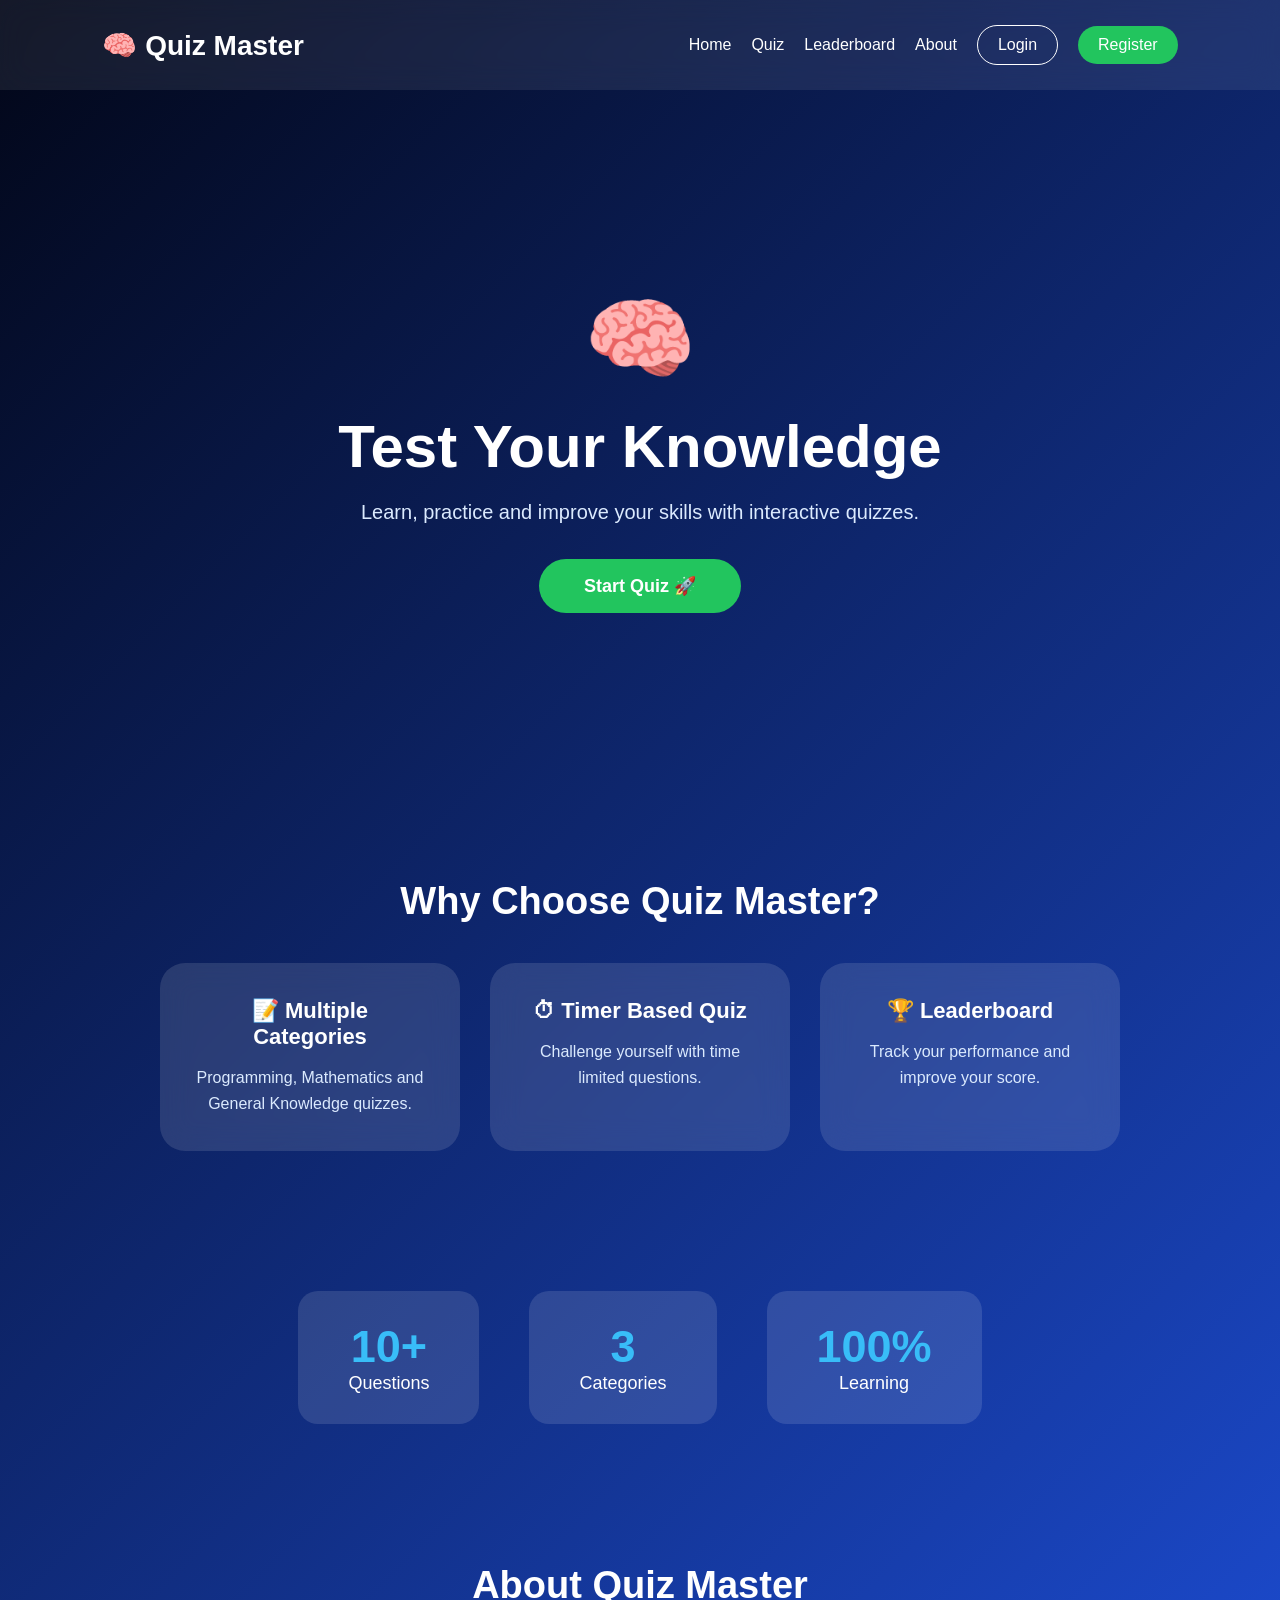
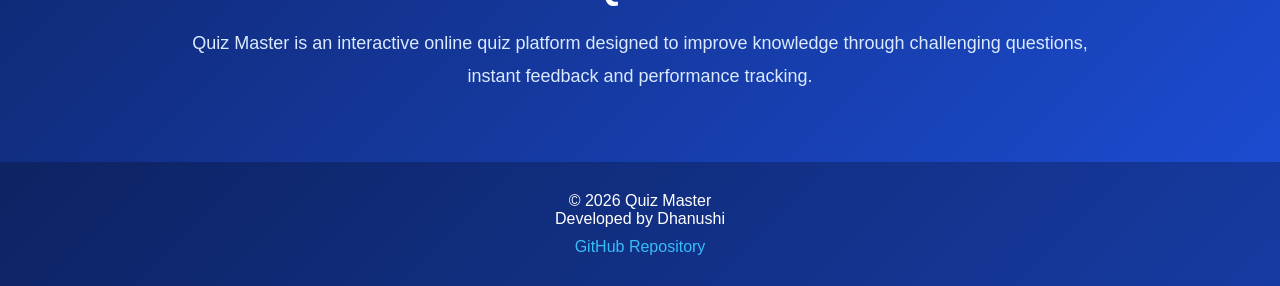
<file: index.html>
<!DOCTYPE html>
<html lang="en">

<head>

<meta charset="UTF-8">

<meta name="viewport" content="width=device-width, initial-scale=1.0">

<title>Quiz Master</title>

<link rel="stylesheet" href="style.css">

</head>


<body>


<!-- NAVBAR -->

<header>


<div class="logo">
🧠 Quiz Master
</div>


<nav>

<a href="index.html">
Home
</a>

<a href="#">
Quiz
</a>

<a href="#">
Leaderboard
</a>

<a href="#about">
About
</a>


<a class="login"
href="login.html">
Login
</a>


<a class="register"
href="register.html">
Register
</a>


</nav>


</header>





<!-- HERO SECTION -->


<section class="hero">


<div class="hero-text">


<div class="brain">

🧠

</div>


<h1>

Test Your Knowledge

</h1>


<p>

Learn, practice and improve your skills
with interactive quizzes.

</p>



<button id="startQuizBtn">

Start Quiz 🚀

</button>


</div>



</section>






<!-- FEATURES -->


<section class="features">


<h2>
Why Choose Quiz Master?
</h2>



<div class="feature-box">


<div class="card">


<h3>
📝 Multiple Categories
</h3>


<p>

Programming, Mathematics and
General Knowledge quizzes.

</p>


</div>





<div class="card">


<h3>
⏱ Timer Based Quiz
</h3>


<p>

Challenge yourself with
time limited questions.

</p>


</div>






<div class="card">


<h3>
🏆 Leaderboard
</h3>


<p>

Track your performance
and improve your score.

</p>


</div>



</div>


</section>







<!-- STATISTICS -->


<section class="stats">


<div>

<h2>
10+
</h2>

<p>
Questions
</p>

</div>



<div>

<h2>
3
</h2>

<p>
Categories
</p>

</div>




<div>

<h2>
100%
</h2>

<p>
Learning
</p>

</div>


</section>








<!-- ABOUT -->


<section id="about"
class="about">


<h2>
About Quiz Master
</h2>



<p>

Quiz Master is an interactive online quiz
platform designed to improve knowledge
through challenging questions, instant
feedback and performance tracking.

</p>



</section>








<!-- FOOTER -->


<footer>


<p>

© 2026 Quiz Master

</p>


<p>

Developed by Dhanushi

</p>


<a href="https://github.com/DhanuiyaJey/quiz-app">

GitHub Repository

</a>


</footer>





<script src="home.js"></script>


</body>

</html>
</file>
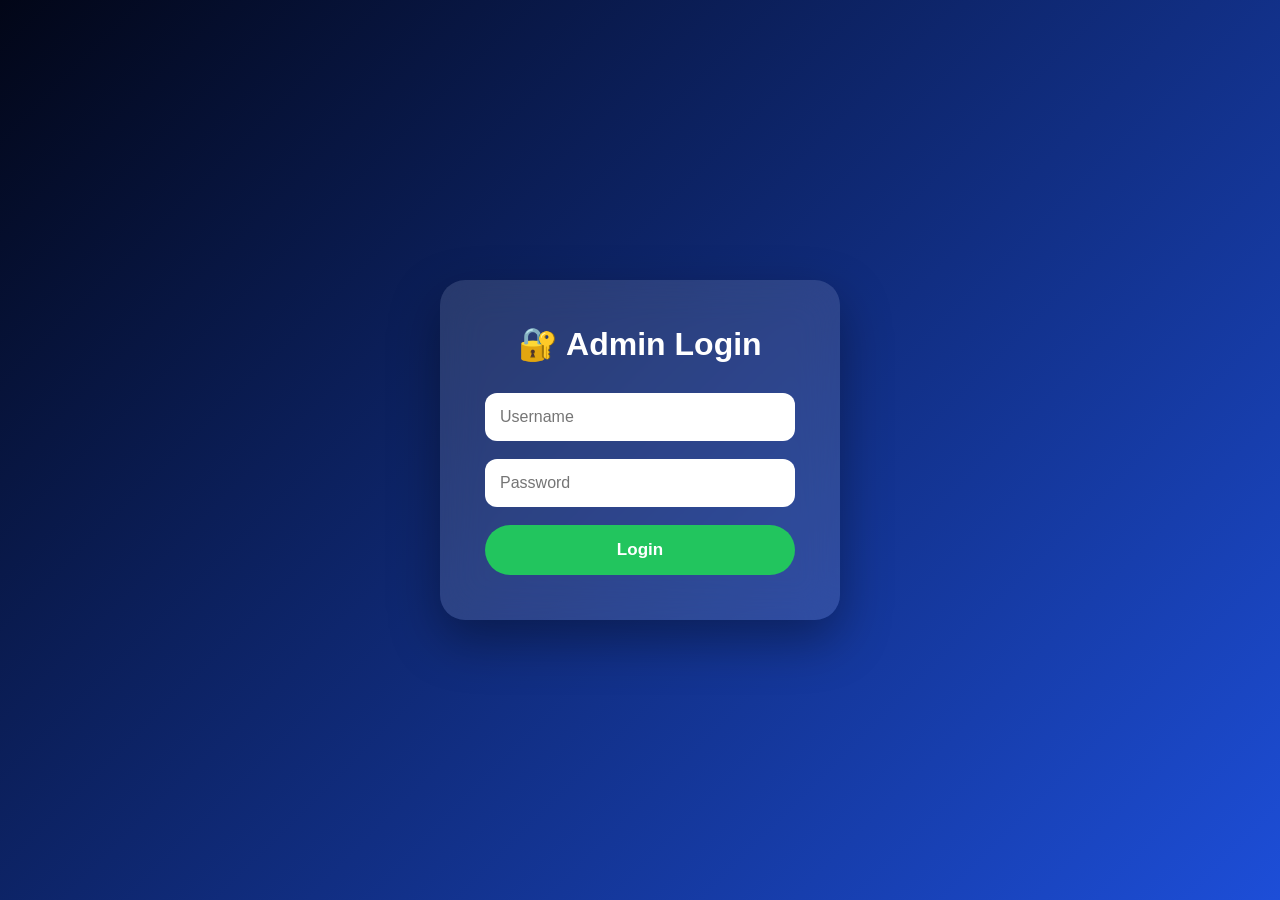
<file: admin-dashboard.html>
<!DOCTYPE html>
<html lang="en">

<head>

<meta charset="UTF-8">

<meta name="viewport" content="width=device-width, initial-scale=1.0">

<title>
Admin Dashboard - Quiz Master
</title>

<link rel="stylesheet" href="style.css">

</head>


<body>


<div class="admin-layout">



<!-- =====================
     SIDEBAR
===================== -->


<aside class="sidebar">


<h1>
🧠 Quiz Master
</h1>


<ul>


<li>
🏠 Dashboard
</li>


<li>
📝 Questions
</li>


<li>
👥 Users
</li>


<li>
🏆 Results
</li>


<li>
⚙ Settings
</li>


</ul>



<button id="adminLogout">

Logout

</button>



</aside>





<!-- =====================
     MAIN CONTENT
===================== -->


<main class="admin-main">



<h1>
⚙️ Admin Dashboard
</h1>



<!-- Dashboard Cards -->


<div class="admin-cards">


<div class="admin-card">

<h2 id="totalQuestions">
0
</h2>

<p>
Total Questions
</p>

</div>



<div class="admin-card">

<h2>
3
</h2>

<p>
Categories
</p>

</div>



<div class="admin-card">

<h2>
0
</h2>

<p>
Total Users
</p>

</div>



<div class="admin-card">

<h2>
0
</h2>

<p>
Quiz Attempts
</p>

</div>


</div>





<!-- =====================
     ADD QUESTION
===================== -->


<div class="question-box">


<h2>
➕ Add New Question
</h2>



<input 
id="questionText"
placeholder="Enter Question">





<input 
id="option1"
placeholder="Option 1">



<input 
id="option2"
placeholder="Option 2">



<input 
id="option3"
placeholder="Option 3">



<input 
id="option4"
placeholder="Option 4">





<select id="correct">


<option value="0">
Option 1 Correct
</option>


<option value="1">
Option 2 Correct
</option>


<option value="2">
Option 3 Correct
</option>


<option value="3">
Option 4 Correct
</option>


</select>





<button id="addQuestion">

Save Question

</button>



</div>







<!-- =====================
     QUESTION LIST
===================== -->


<div class="question-box">


<h2>
📋 Question Management
</h2>




<ul id="questionList">


</ul>



</div>






</main>



<script src="admin-dashboard.js"></script>


</body>

</html>
</file>
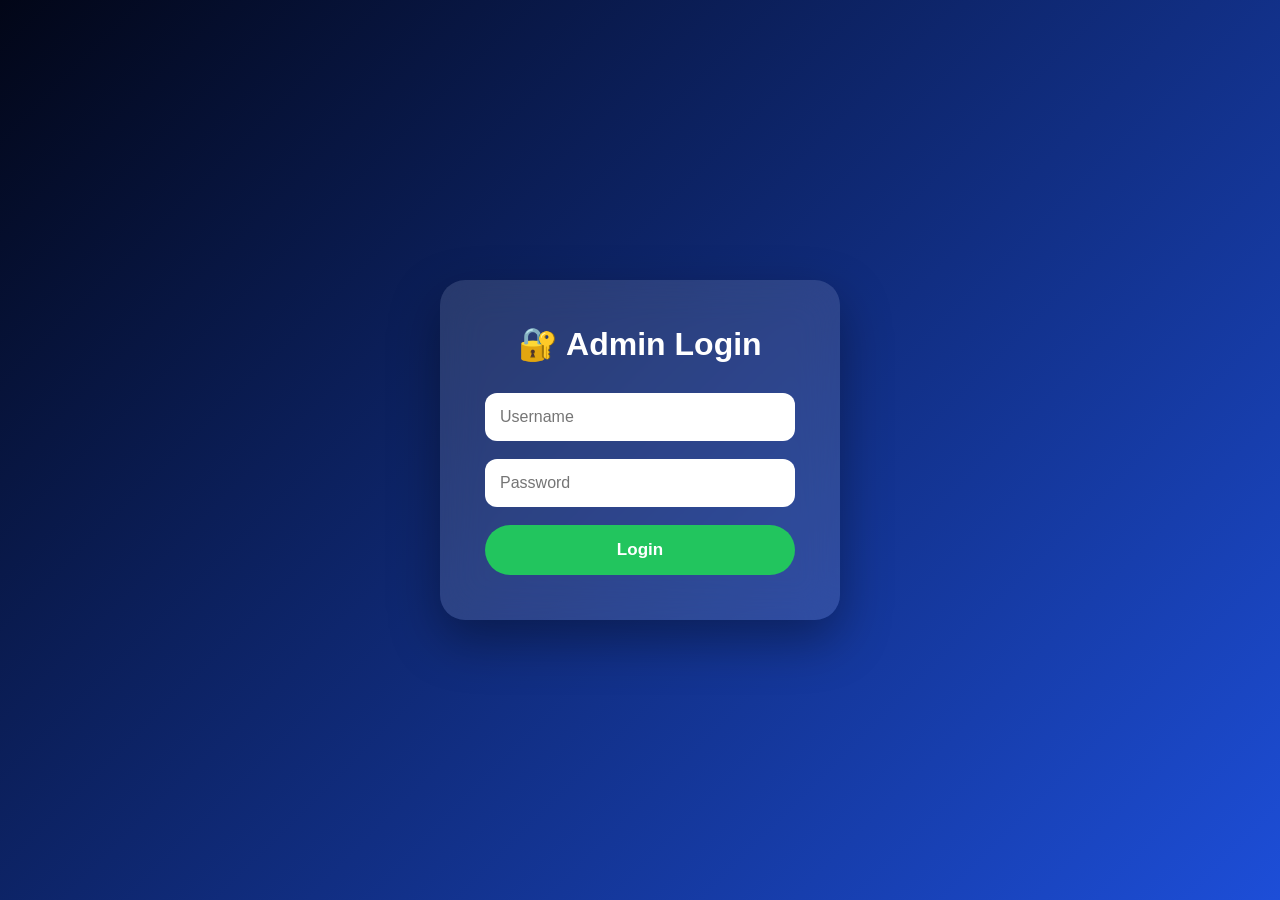
<file: admin-login.html>
<!DOCTYPE html>
<html>

<head>

<title>Admin Login</title>

<link rel="stylesheet" href="style.css">

</head>


<body>


<div class="form-container">


<h1>
🔐 Admin Login
</h1>


<input 
type="text"
id="adminUsername"
placeholder="Username">


<input 
type="password"
id="adminPassword"
placeholder="Password">



<button id="adminLoginBtn">

Login

</button>



</div>



<script src="admin.js"></script>


</body>

</html>
</file>
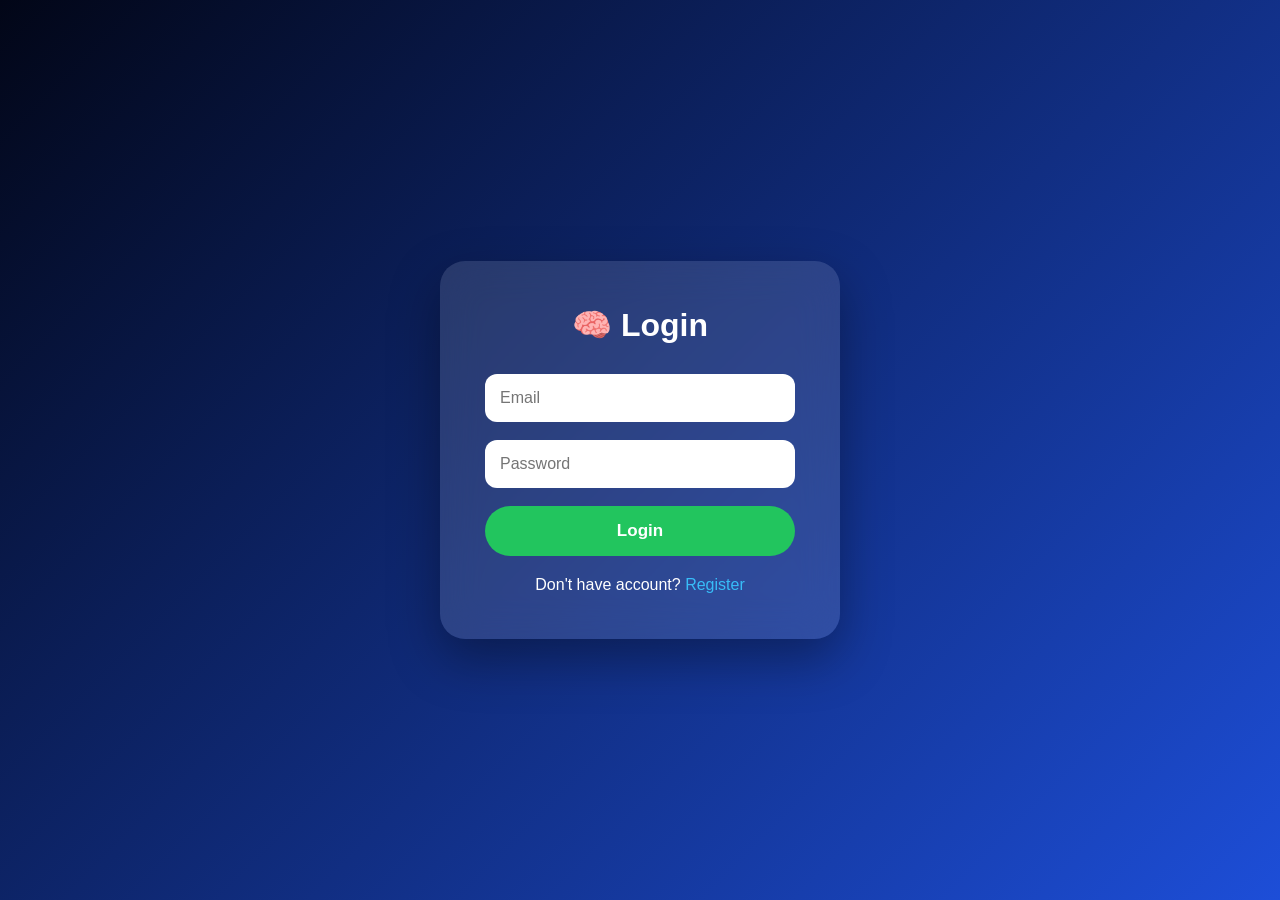
<file: dashboard.html>
<!DOCTYPE html>
<html lang="en">

<head>

<meta charset="UTF-8">

<meta name="viewport" content="width=device-width, initial-scale=1.0">

<title>Dashboard - Quiz Master</title>

<link rel="stylesheet" href="style.css">

</head>


<body>


<header>


<div class="logo">
🧠 Quiz Master
</div>


<button id="logoutBtn">
Logout
</button>


</header>





<section class="dashboard">


<div class="profile-card">


<h1>
Welcome 👋
<span id="username"></span>
</h1>


<p>
Ready to test your knowledge?
</p>


</div>






<div class="dashboard-cards">


<div class="dash-card">

<h2>
0
</h2>

<p>
Quiz Completed
</p>

</div>





<div class="dash-card">

<h2>
0
</h2>

<p>
Best Score
</p>

</div>





<div class="dash-card">

<h2>
3
</h2>

<p>
Categories
</p>

</div>



</div>






<button id="startQuiz">

Start Quiz 🚀

</button>



</section>





<script src="dashboard.js"></script>


</body>

</html>
</file>
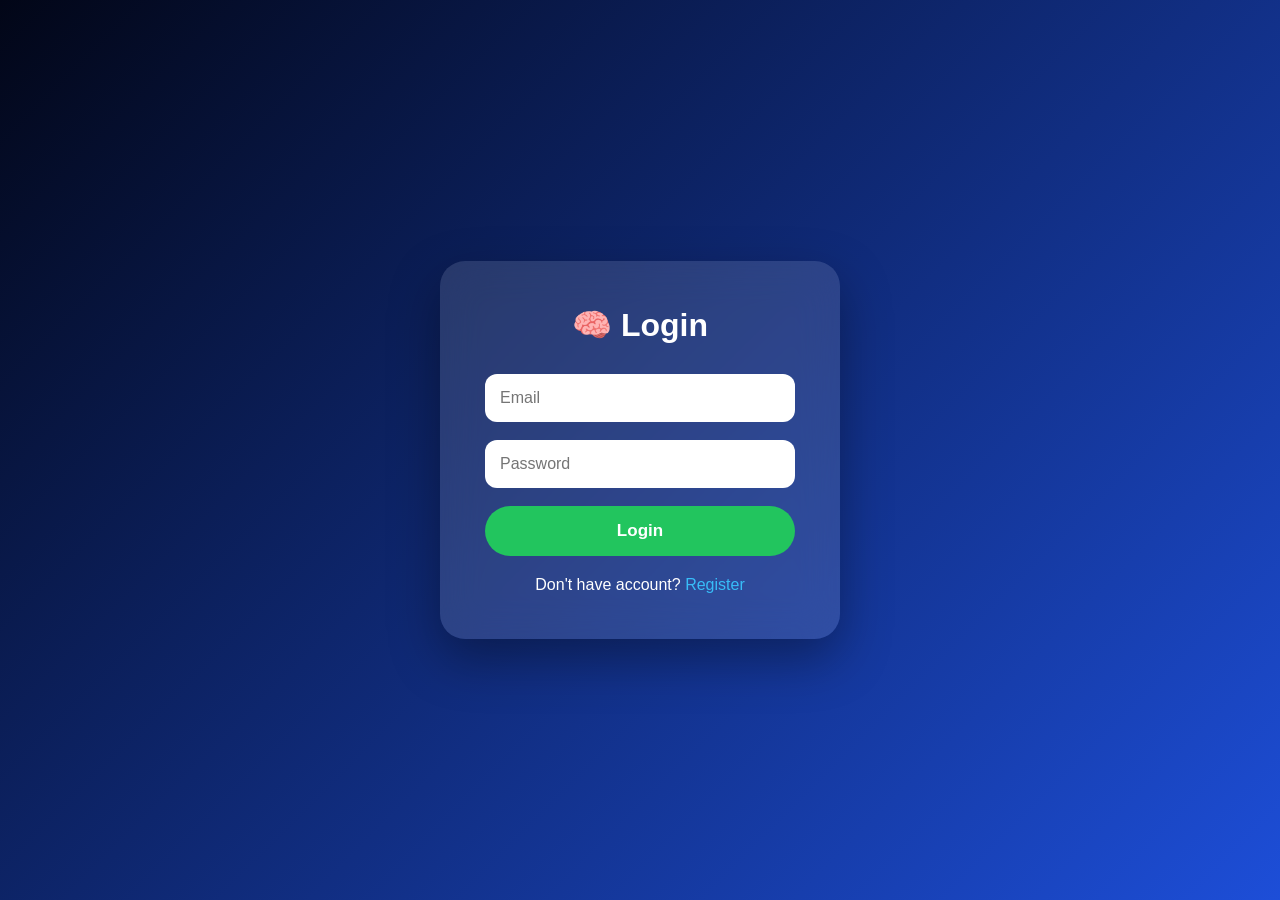
<file: login.html>
<!DOCTYPE html>
<html lang="en">


<head>

<meta charset="UTF-8">

<meta name="viewport" content="width=device-width, initial-scale=1.0">


<title>
Login - Quiz Master
</title>


<link rel="stylesheet" href="style.css">


</head>



<body>


<div class="form-container">


<h1>
🧠 Login
</h1>




<input 
type="email"
id="loginEmail"
placeholder="Email">



<input 
type="password"
id="loginPassword"
placeholder="Password">





<button id="loginBtn">

Login

</button>




<p>

Don't have account?

<a href="register.html">
Register
</a>


</p>



</div>




<script src="auth.js"></script>


</body>

</html>
</file>
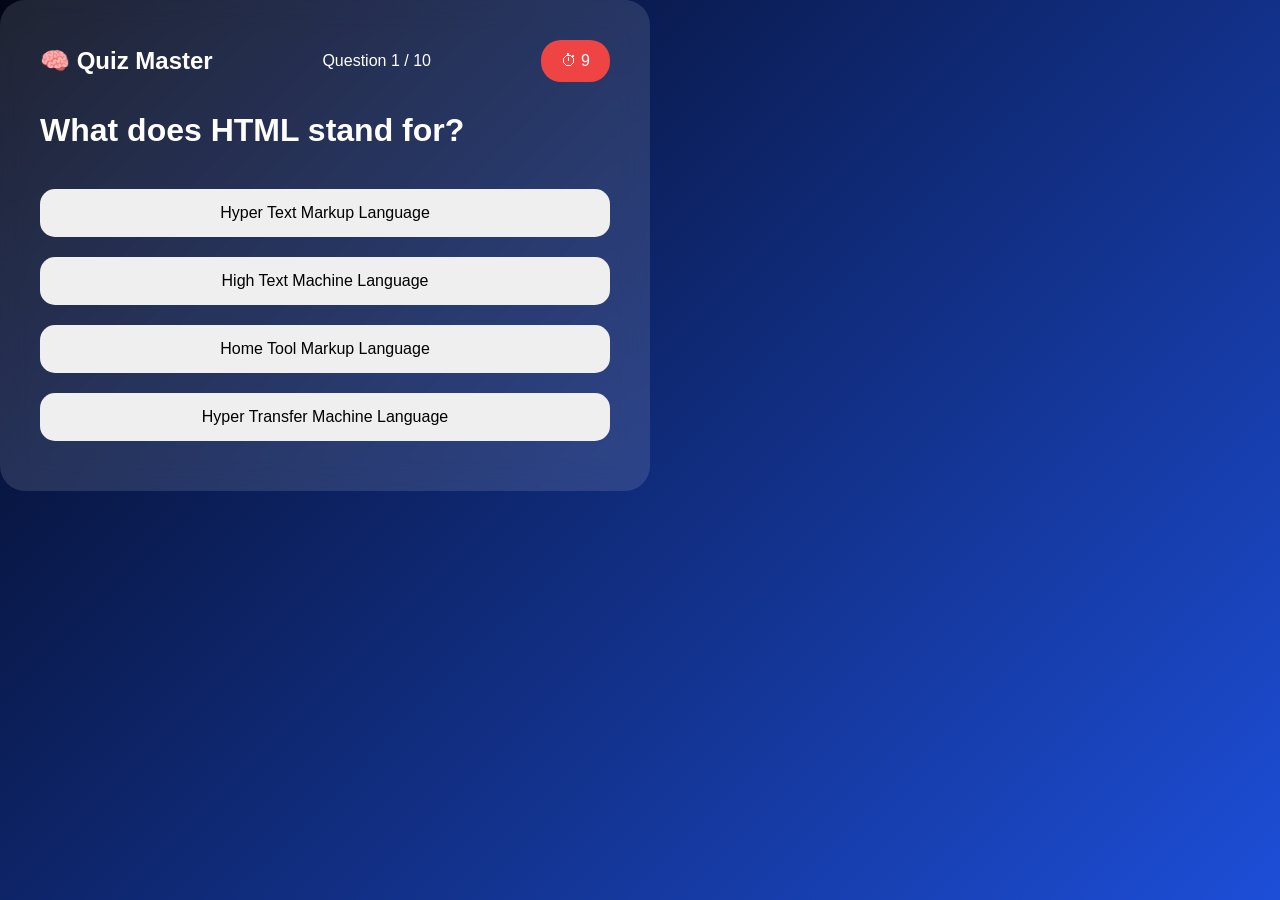
<file: quiz.html>
<!DOCTYPE html>
<html lang="en">

<head>

<meta charset="UTF-8">

<meta name="viewport" content="width=device-width, initial-scale=1.0">

<title>Quiz - Quiz Master</title>

<link rel="stylesheet" href="style.css">

</head>


<body>


<div class="quiz-container">


<div class="quiz-header">


<h2>
🧠 Quiz Master
</h2>


<p id="question-count">
Question 1 / 10
</p>


<div class="timer-box">

⏱

<span id="time">
10
</span>

</div>


</div>





<h1 id="question">

Loading Question...

</h1>




<div id="answer-buttons">


</div>





<button id="next-btn">

Next →

</button>



</div>





<script src="questions.js"></script>

<script src="quiz.js"></script>


</body>

</html>
</file>
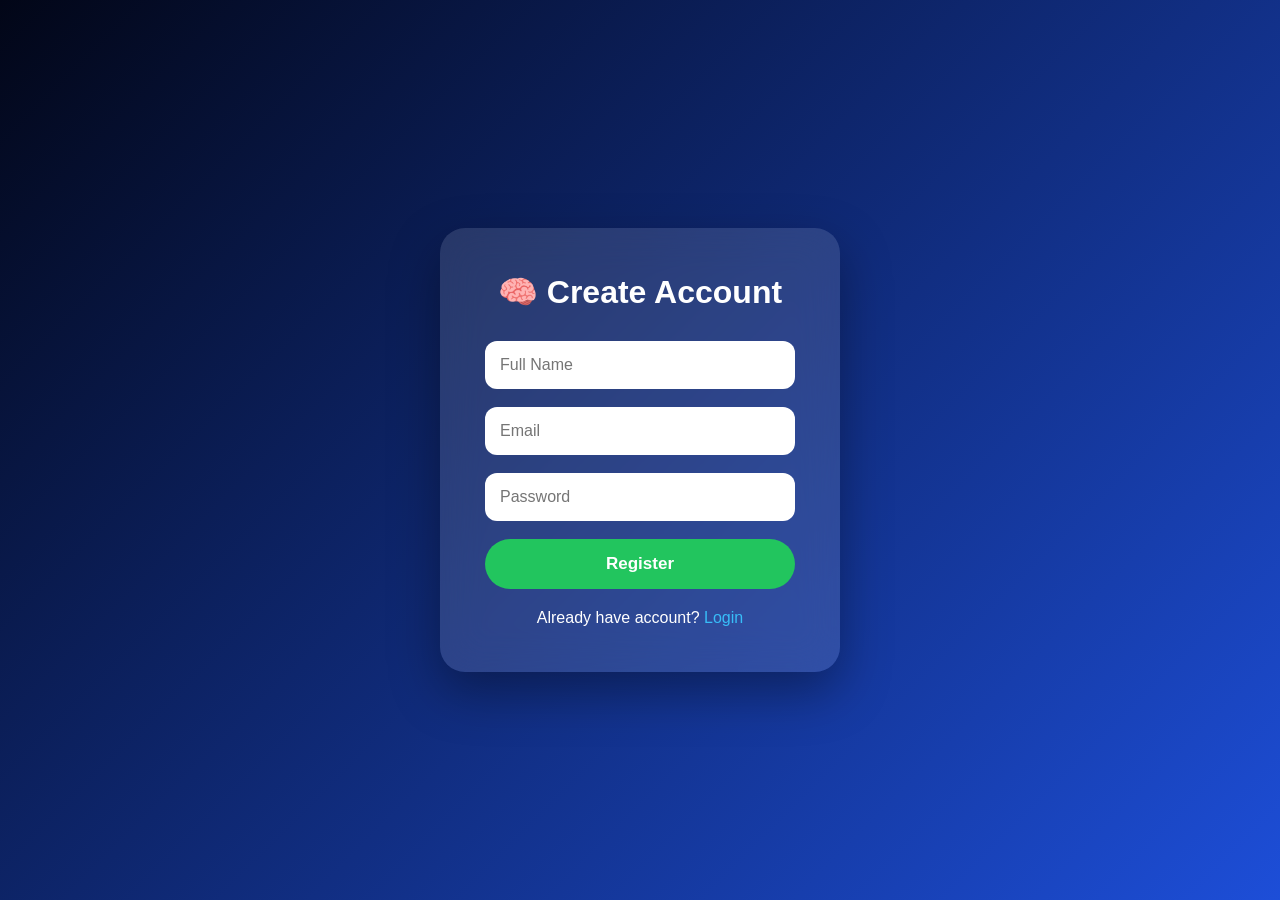
<file: register.html>
<!DOCTYPE html>
<html lang="en">

<head>

<meta charset="UTF-8">

<meta name="viewport" content="width=device-width, initial-scale=1.0">

<title>Register - Quiz Master</title>

<link rel="stylesheet" href="style.css">

</head>


<body>


<div class="form-container">


<h1>
🧠 Create Account
</h1>


<input 
type="text"
id="regName"
placeholder="Full Name">



<input 
type="email"
id="regEmail"
placeholder="Email">



<input 
type="password"
id="regPassword"
placeholder="Password">



<button id="registerBtn">

Register

</button>



<p>

Already have account?

<a href="login.html">
Login
</a>

</p>



</div>



<script src="auth.js"></script>


</body>

</html>
</file>
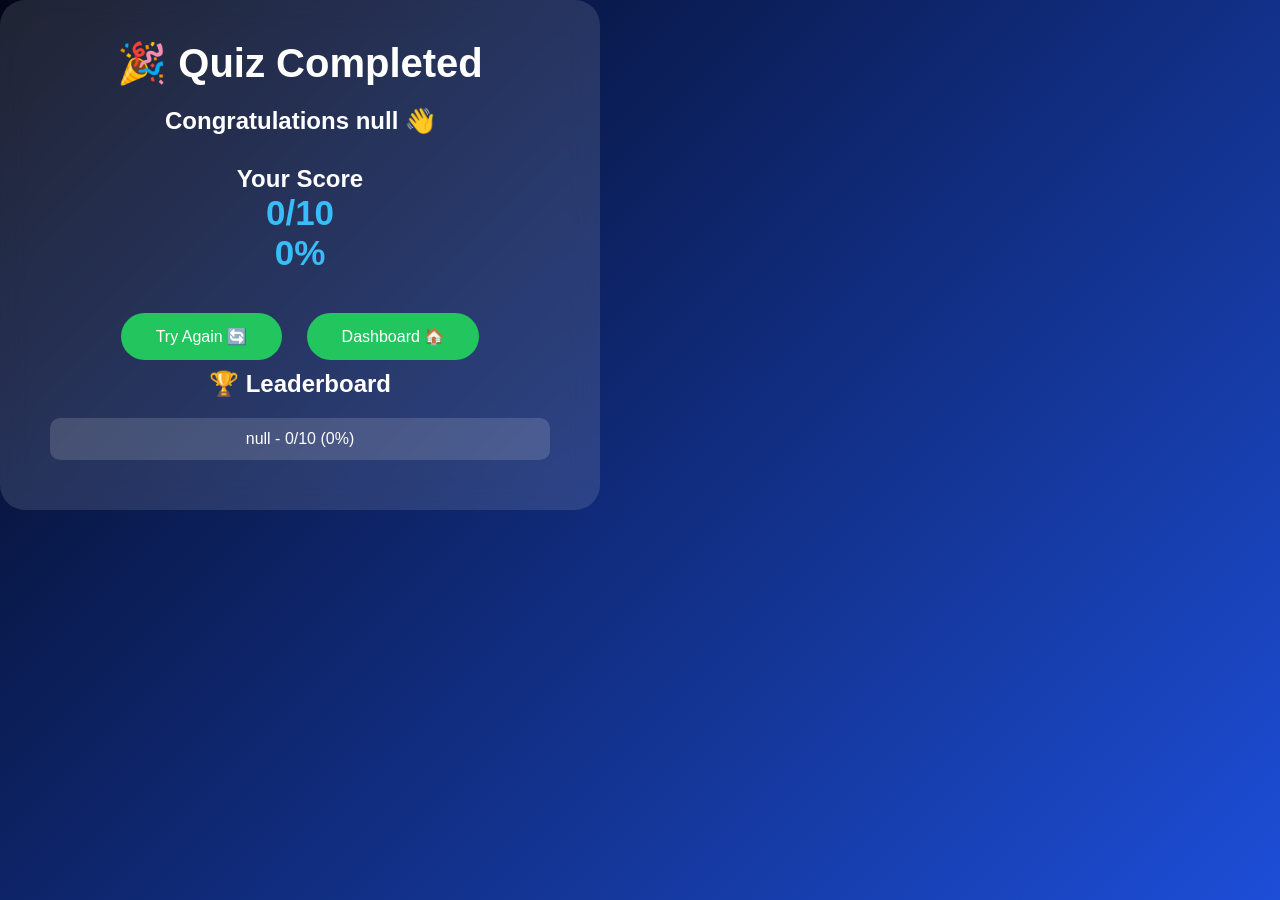
<file: result.html>
<!DOCTYPE html>
<html lang="en">

<head>

<meta charset="UTF-8">

<meta name="viewport" content="width=device-width, initial-scale=1.0">

<title>Result - Quiz Master</title>

<link rel="stylesheet" href="style.css">

</head>


<body>


<div class="result-container">


<h1>
🎉 Quiz Completed
</h1>



<h2 id="resultName">

</h2>



<div class="score-box">


<h2>
Your Score
</h2>


<p id="score">

0/10

</p>



<p id="percentage">

0%

</p>


</div>




<button id="retryBtn">

Try Again 🔄

</button>



<button id="dashboardBtn">

Dashboard 🏠

</button>




<h2>
🏆 Leaderboard
</h2>


<ul id="leaderboard">

</ul>



</div>





<script src="result.js"></script>


</body>

</html>
</file>
<file: style.css>
/* =========================
   RESET
========================= */

*{
    margin:0;
    padding:0;
    box-sizing:border-box;
    font-family:"Segoe UI",sans-serif;
}



html{
    scroll-behavior:smooth;
}



body{

    min-height:100vh;

    background:
    linear-gradient(135deg,#020617,#1d4ed8);

    color:white;

}



/* =========================
   NAVBAR
========================= */


header{

    width:100%;

    display:flex;

    justify-content:space-between;

    align-items:center;

    padding:25px 8%;


    background:
    rgba(255,255,255,0.08);


    backdrop-filter:blur(15px);


    position:sticky;

    top:0;

    z-index:10;


}



.logo{

    font-size:28px;

    font-weight:700;

}




nav{

    display:flex;

    gap:20px;

    align-items:center;

}



nav a{

    text-decoration:none;

    color:white;

    font-size:16px;

    transition:.3s;

}



nav a:hover{

    color:#38bdf8;

}



.login,
.register{


    padding:10px 20px;

    border-radius:25px;


}



.login{

    border:1px solid white;

}



.register{

    background:#22c55e;

}



.register:hover{

    color:white;

    background:#16a34a;

}







/* =========================
   HERO
========================= */


.hero{

    min-height:80vh;

    display:flex;

    justify-content:center;

    align-items:center;

    text-align:center;


}



.hero-text{

    max-width:750px;

}




.brain{


    font-size:90px;

    animation:float 3s infinite ease-in-out;


}



@keyframes float{


    0%{

        transform:translateY(0);

    }


    50%{

        transform:translateY(-20px);

    }


    100%{

        transform:translateY(0);

    }


}





.hero h1{

    font-size:60px;

    margin:20px 0;


}



.hero p{


    font-size:20px;

    color:#dbeafe;

    margin-bottom:35px;


}




#startQuizBtn{


    padding:16px 45px;


    border:none;

    border-radius:30px;


    background:#22c55e;


    color:white;


    font-size:18px;


    font-weight:bold;


    cursor:pointer;


    transition:.3s;


}




#startQuizBtn:hover{


    transform:scale(1.08);


    background:#16a34a;


    box-shadow:

    0 10px 30px rgba(0,0,0,.3);


}






/* =========================
   FEATURES
========================= */


.features{


    padding:70px 8%;

    text-align:center;


}




.features h2{

    font-size:38px;

    margin-bottom:40px;

}




.feature-box{


    display:flex;

    justify-content:center;

    gap:30px;

    flex-wrap:wrap;


}




.card{


    width:300px;


    padding:35px;


    border-radius:25px;


    background:

    rgba(255,255,255,.12);



    backdrop-filter:blur(15px);



    transition:.4s;


}



.card:hover{


    transform:

    translateY(-15px);



    background:

    rgba(255,255,255,.20);


}




.card h3{


    font-size:22px;

    margin-bottom:15px;


}



.card p{


    color:#dbeafe;

    line-height:1.6;


}






/* =========================
   STATISTICS
========================= */


.stats{


    display:flex;

    justify-content:center;

    gap:50px;

    padding:70px 8%;


    text-align:center;


}





.stats div{


    background:

    rgba(255,255,255,.12);


    padding:30px 50px;


    border-radius:20px;


}



.stats h2{


    font-size:45px;

    color:#38bdf8;


}




.stats p{


    font-size:18px;

}







/* =========================
   ABOUT
========================= */


.about{


    padding:70px 15%;

    text-align:center;


}



.about h2{


    font-size:38px;

    margin-bottom:20px;


}




.about p{


    color:#dbeafe;

    font-size:18px;

    line-height:1.8;


}







/* =========================
   FOOTER
========================= */


footer{


    text-align:center;


    padding:30px;


    background:

    rgba(0,0,0,.25);


}



footer a{


    display:inline-block;

    margin-top:10px;


    color:#38bdf8;


    text-decoration:none;


}







/* =========================
   MOBILE
========================= */


@media(max-width:800px){



header{


    flex-direction:column;

    gap:20px;


}



nav{


    flex-wrap:wrap;

    justify-content:center;


}



.hero h1{


    font-size:40px;


}



.hero p{


    font-size:17px;


}



.stats{


    flex-direction:column;

    align-items:center;


}



.stats div{


    width:80%;


}



}

/* =========================
   LOGIN / REGISTER
========================= */


.form-container{


    width:400px;

    padding:40px;


    background:

    rgba(255,255,255,.12);



    backdrop-filter:blur(15px);


    border-radius:25px;


    text-align:center;


}




.form-container h1{


    margin-bottom:30px;


}




.form-container input{


    width:100%;


    padding:14px;


    margin-bottom:18px;


    border:none;


    border-radius:10px;


    outline:none;


    font-size:16px;


}




.form-container button{


    width:100%;


    padding:14px;


    border:none;


    border-radius:25px;


    background:#22c55e;


    color:white;


    font-size:17px;


    cursor:pointer;


}




.form-container button:hover{


    background:#16a34a;


}




.form-container a{


    color:#38bdf8;


}
/* =========================
   LOGIN / REGISTER CENTER
========================= */


body:has(.form-container){

    min-height:100vh;

    display:flex;

    justify-content:center;

    align-items:center;

    background:
    linear-gradient(135deg,#020617,#1d4ed8);

}



.form-container{


    width:400px;

    padding:45px;


    background:

    rgba(255,255,255,0.12);



    backdrop-filter:blur(20px);



    border-radius:25px;


    box-shadow:

    0 20px 50px rgba(0,0,0,0.35);



    text-align:center;


    animation:slideDown .6s ease;


}



@keyframes slideDown{


    from{

        opacity:0;

        transform:translateY(-40px);

    }


    to{

        opacity:1;

        transform:translateY(0);

    }


}




.form-container h1{

    margin-bottom:30px;

    font-size:32px;

}



.form-container input{


    width:100%;


    padding:15px;


    margin-bottom:18px;


    border:none;


    border-radius:12px;


    outline:none;


    font-size:16px;


}



.form-container input:focus{


    box-shadow:

    0 0 10px #38bdf8;


}



.form-container button{


    width:100%;


    padding:15px;


    border:none;


    border-radius:30px;


    background:#22c55e;


    color:white;


    font-size:17px;


    font-weight:bold;


    cursor:pointer;


    transition:.3s;


}



.form-container button:hover{


    background:#16a34a;


    transform:scale(1.05);


}



.form-container p{


    margin-top:20px;


}



.form-container a{


    color:#38bdf8;

    text-decoration:none;

}

/* =========================
   DASHBOARD
========================= */


.dashboard{


    min-height:80vh;


    display:flex;


    flex-direction:column;


    justify-content:center;


    align-items:center;


    padding:40px;


}



.profile-card{


    width:600px;


    padding:35px;


    text-align:center;


    background:

    rgba(255,255,255,.12);



    backdrop-filter:blur(15px);



    border-radius:25px;


    margin-bottom:40px;


}



.profile-card h1{


    font-size:35px;


}



.profile-card p{


    color:#dbeafe;


    margin-top:15px;


}





.dashboard-cards{


    display:flex;


    gap:30px;


    flex-wrap:wrap;


    justify-content:center;


}



.dash-card{


    width:220px;


    padding:30px;


    text-align:center;


    background:

    rgba(255,255,255,.12);



    backdrop-filter:blur(15px);



    border-radius:20px;


}




.dash-card h2{


    font-size:40px;


    color:#38bdf8;


}





#startQuiz{


    margin-top:40px;


    padding:15px 50px;


    border:none;


    border-radius:30px;


    background:#22c55e;


    color:white;


    font-size:18px;


    cursor:pointer;


}





#logoutBtn{


    padding:10px 25px;


    border:none;


    border-radius:25px;


    background:#ef4444;


    color:white;


    cursor:pointer;


}




@media(max-width:700px){


.profile-card{

width:90%;

}


}

/* =========================
   QUIZ PAGE
========================= */


.quiz-container{


width:650px;

padding:40px;


background:

rgba(255,255,255,.12);



backdrop-filter:blur(15px);



border-radius:25px;


}




.quiz-header{


display:flex;

justify-content:space-between;

align-items:center;


margin-bottom:30px;


}




.timer-box{


background:#ef4444;

padding:12px 20px;

border-radius:20px;


}




#question{


margin-bottom:30px;


}




.quiz-btn{


width:100%;


padding:15px;


margin:10px 0;


border:none;


border-radius:15px;


cursor:pointer;


font-size:16px;


}



.quiz-btn:hover{


background:#dbeafe;


}




#next-btn{


display:none;


margin-top:20px;


padding:15px 40px;


border:none;


border-radius:25px;


background:#2563eb;


color:white;


cursor:pointer;


}

/* =========================
   RESULT PAGE
========================= */


.result-container{


width:600px;


padding:40px;


background:

rgba(255,255,255,.12);



backdrop-filter:blur(15px);



border-radius:25px;


text-align:center;


}



.result-container h1{


font-size:40px;


margin-bottom:20px;


}



.score-box{


margin:30px 0;


}



.score-box p{


font-size:35px;


color:#38bdf8;


font-weight:bold;


}



.result-container button{


padding:14px 35px;


margin:10px;


border:none;


border-radius:25px;


background:#22c55e;


color:white;


cursor:pointer;


font-size:16px;


}



.result-container button:hover{


transform:scale(1.05);


}



#leaderboard{


list-style:none;


margin-top:20px;


}



#leaderboard li{


padding:12px;


margin:10px;


background:rgba(255,255,255,.15);


border-radius:10px;


}

/* =================================
   ADMIN DASHBOARD LAYOUT
================================= */


.admin-layout{

    min-height:100vh;

    display:flex;

    width:100%;

}



/* =================================
   SIDEBAR
================================= */


.sidebar{

    width:260px;

    min-height:100vh;

    padding:30px 20px;

    background:

    rgba(255,255,255,0.12);

    backdrop-filter:blur(15px);

    display:flex;

    flex-direction:column;

}



.sidebar h1{

    color:white;

    text-align:center;

    margin-bottom:40px;

    font-size:25px;

}



.sidebar ul{

    list-style:none;

    flex:1;

}



.sidebar li{


    padding:15px;

    margin-bottom:15px;

    background:rgba(255,255,255,0.15);

    border-radius:12px;

    color:white;

    cursor:pointer;

    transition:.3s;

}



.sidebar li:hover{


    background:#2563eb;

    transform:translateX(5px);


}




#adminLogout{


    padding:14px;

    border:none;

    border-radius:25px;

    background:#ef4444;

    color:white;

    font-size:16px;

    cursor:pointer;


}




#adminLogout:hover{


    background:#dc2626;


}





/* =================================
   MAIN AREA
================================= */


.admin-main{


    flex:1;

    padding:40px;

}



.admin-main>h1{


    color:white;

    margin-bottom:30px;

    font-size:35px;


}





/* =================================
   DASHBOARD CARDS
================================= */


.admin-cards{


    display:grid;

    grid-template-columns:

    repeat(auto-fit,minmax(200px,1fr));


    gap:25px;

    margin-bottom:40px;


}



.admin-card{


    padding:30px;


    text-align:center;


    background:

    rgba(255,255,255,.15);


    backdrop-filter:blur(15px);


    border-radius:20px;


    color:white;


}



.admin-card h2{


    font-size:40px;

    color:#38bdf8;

    margin-bottom:10px;


}



.admin-card p{


    font-size:17px;


}





/* =================================
   QUESTION BOX
================================= */


.question-box{


    background:white;


    padding:30px;


    border-radius:20px;


    margin-bottom:30px;


}




.question-box h2{


    margin-bottom:25px;

    color:#111827;


}





.question-box input,
.question-box select{


    width:100%;


    padding:15px;


    margin-bottom:15px;


    border:1px solid #ddd;


    border-radius:10px;


    font-size:16px;


}





.question-box button{


    padding:14px 35px;


    border:none;


    border-radius:25px;


    background:#22c55e;


    color:white;


    cursor:pointer;


    font-size:16px;


}



.question-box button:hover{


    background:#16a34a;


}





/* =================================
   QUESTION LIST
================================= */


#questionList{


    list-style:none;


}



#questionList li{


    background:#f1f5f9;


    padding:18px;


    margin-bottom:15px;


    border-radius:12px;


}





#questionList button{


    padding:8px 15px;


    margin-top:10px;


    background:#2563eb;


}





/* =================================
   MOBILE RESPONSIVE
================================= */


@media(max-width:800px){


.admin-layout{

    flex-direction:column;

}



.sidebar{


    width:100%;

    min-height:auto;


}



.admin-main{


    padding:20px;


}



.admin-main>h1{


    font-size:25px;

}



}
</file>
